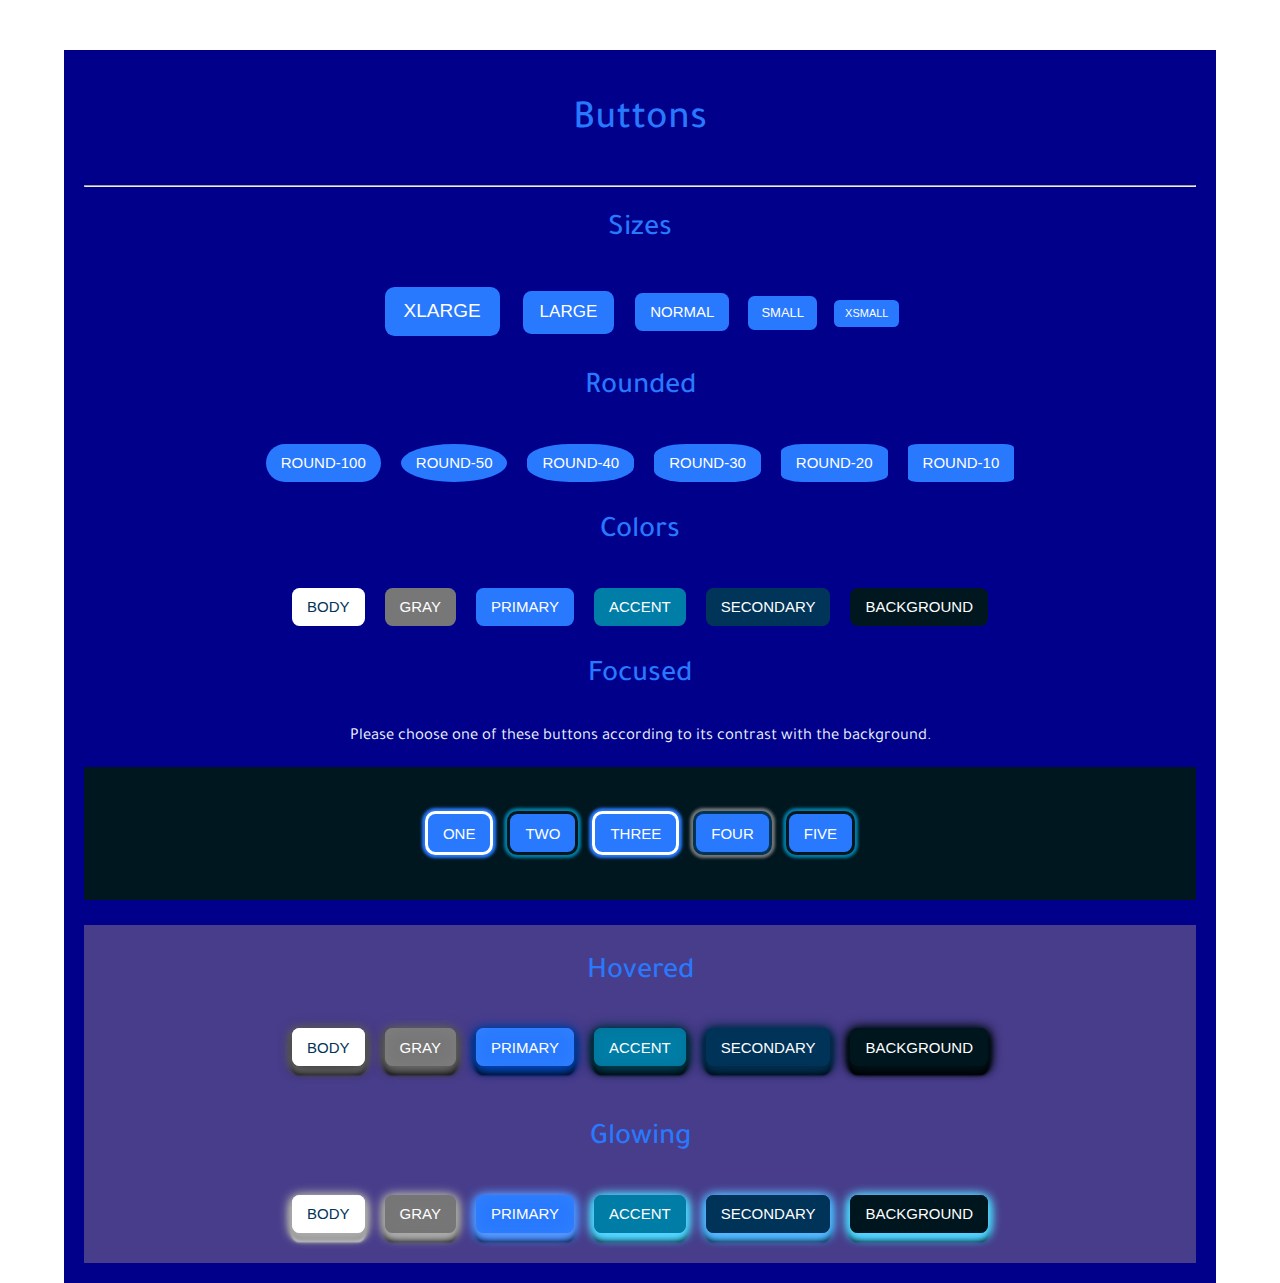
<file: buttons.html>
<!DOCTYPE html>
<html lang="en">

<head>
    <meta charset="UTF-8">
    <meta name="viewport" content="width=device-width, initial-scale=1.0">
    <title>Store</title>

    <link href="https://fonts.googleapis.com/css2?family=Tajawal:wght@200;400;500;900&display=swap" rel="stylesheet">
    <link rel="stylesheet" href="./css/base.css">

</head>

<body>


    <div class="bg-blue">

        <div class="buttons">
            <!-- <div class="container"> -->

            <h1>Buttons</h1>
            <hr>
            <div class="sizes">
                <h2>Sizes</h2>
                <button class="btn btn-xl">XLarge</button>
                <button class="btn btn-lg">Large</button>
                <button class="btn btn-md">Normal</button>
                <button class="btn btn-sm">Small</button>
                <button class="btn btn-xs">XSmall</button>

            </div>

            <div class="rounded">
                <h2>Rounded</h2>
                <button class="btn btn__round--100">Round-100</button>
                <button class="btn btn__round--50">Round-50</button>
                <button class="btn btn__round--40">Round-40</button>
                <button class="btn btn__round--30">Round-30</button>
                <button class="btn btn__round--20">Round-20</button>
                <button class="btn btn__round--10">Round-10</button>
            </div>

            <h2>Colors</h2>
            <button class="btn btn-clr-body">Body</button>

            <button class="btn btn-clr-gray">Gray</button>
            <button class="btn btn-clr-primary">Primary</button>
            <button class="btn btn-clr-accent">Accent</button>
            <button class="btn btn-clr-secondary">Secondary</button>
            <button class="btn btn-clr-bg">Background</button>

            <h2>Focused</h2>
            <small>
                Please choose one of these buttons according to its contrast with the background.
            </small>
            <div class="focus">
                <button class="btn btn-focus">One</button>
                <button class="btn btn-focus-2">Two</button>
                <button class="btn btn-focus-3">Three</button>
                <button class="btn btn-focus-4">Four</button>
                <button class="btn btn-focus-5">Five</button>
            </div>
            <!-- 

            <h2>Focused Background</h2>
            <small style="background-color: var(btn-clr-accent);">
                Please choose one of these buttons according to its contrust with the background.
            </small>
            <div class="focus focus-bg">
                <button class="btn btn-focus">One</button>
                <button class="btn btn-focus-2">Two</button>
                <button class="btn btn-focus-3">Three</button>
                <button class="btn btn-focus-4">Four</button>
                <button class="btn btn-focus-5">Five</button>
            </div>    
 -->

            <div class="hover">
                <h2>Hovered</h2>
                <button class="btn btn-clr-body
                btn-hover btn-hover__body">Body</button>
                <button class="btn btn-clr-gray btn-hover btn-hover__gray">Gray</button>
                <button class="btn btn-hover btn-hover__primary">Primary</button>
                <button class="btn btn-clr-accent btn-hover btn-hover__accent">Accent</button>
                <button class="btn btn-clr-secondary btn-hover btn-hover__secondary">Secondary</button>
                <button class="btn btn-clr-bg btn-hover btn-hover__bg">Background</button>
                
                <h2>Glowing</h2>
                <button class="btn btn-clr-body btn-hover btn-hover__body--glow">Body</button>
                <button class="btn btn-clr-gray btn-hover btn-hover__gray--glow">Gray</button>
                <button class="btn btn-clr-primary btn-hover btn-hover__primary--glow">Primary</button>
                <button class="btn btn-clr-accent btn-hover btn-hover__accent--glow">Accent</button>
                <button class="btn btn-clr-secondary btn-hover btn-hover__secondary--glow">Secondary</button>
                <button class="btn btn-clr-bg btn-hover btn-hover__bg--glow">Background</button>
            </div>

        </div><!-- .container -->
        <!-- </div> -->
    </div>
    </div>


</body>

</html>
</file>
<file: css/base.css>
/* 
    https://portotheme.com/shopify/wokiee/intro/
    https://wokiee-demo14.myshopify.com/
*/
@import 'modules/buttons.css';
@import 'modules/card.css';

*,
*::after,
*::before {
    box-sizing: border-box;
}

:root {
    --clr-body: #ffffff;
    --clr-gray: #777777;
    --clr-primary: #2879fe;
    --clr-accent: #007ea7;
    --clr-secondary: #003459;
    --clr-bg: #00171f;
    
    --HSLclr-body:hsl(0,0%,100%);
    --HSLclr-gray:hsl(0,0%,46.7%);
    --HSLclr-primary:hsl(217.3,99.1%,57.6%);
    --HSLclr-accent:hsl(194.7,100%,32.7%);
    --HSLclr-secondary:hsl(204.9,100%,17.5%);
    --HSLclr-bg:hsl(195.5,100%,6.1%);
}

html { 
    font-size: 62.5%; /* 10px */
    height: 100%;
    scroll-behavior: smooth;
}

body {
    margin: 0;
    font-size: 5rem; /* 50px */
    font-size: 2rem; /* 20px */
    font-family: 'Tajawal', sans-serif;
    color: var(--clr-gray, #777777);
    background-color: var(--clr-body, #ffffff);
}

h1, h2, h3, h4, h5, h6 {
    font-weight: 500;
    margin-bottom: 1em;
}

ul {
    margin: 0;
    padding: 0;
    list-style: none;
}

li {
    /* margin: 0.5em auto; */
}

a {
    text-decoration: none;
    color: var(--clr-body, #ffffff);
}

a:hover {
    color: var(--clr-primary, #2879fe);
}

a:focus {
    outline: 0.1em outset var(--clr-primary, #2879fe);    
    box-shadow: 0 0 0.1em 0.2em var(--clr-bg, #00171f),
                0 0 0.1em 0.2em var(--clr-accent, #007ea7);
}

/* Remove buttons focus inner lines */

::-moz-focus-inner,
::-moz-focus-outer { 
    border: none;
}

img {   
    max-width: 100%;
    height: auto;
}

hr {
    /* color: var(--clr-gray, #777777); */
    color: lightgray;
}

figure {
    margin: 0;
}

figcaption {
    display: flex;
    align-items: center;
    flex-direction: column;
    align-content: center;
    /* margin-top: -25rem; */
}

.container {
    max-width: 35em;
    width: 90%;
    margin: 0 auto;
    /* border: 0.1em solid red; */
}

footer {
    background-color: var(--clr-bg, #00171f);
    padding: 3em;
}
.nav {
    background-color: var(--clr-bg, #00171f);
    background-color: var(--clr-accent, #007ea7);
    opacity: 0.8;
}


.nav__list {
    display: flex;
    flex-direction: column;
    align-items: center;
    justify-content: center;
    
    gap: 1em;
    height: 100vh;
    font-size: 3rem;
}

.nav__item {
    /* border: 0.1em solid yellow; */
}

.nav__link {
    /* border: 0.1em solid red; */
}






.fa {
    color: var(--clr-body, #ffffff);
}

.center {
    text-align: center;
}

.sidebar {
    height: 100vh;
    position: relative;
    max-width: 60vw;
    background-color: var(--clr-secondary, #00171f);
}

.sidebar__list {
    top: 0;
    bottom: 0;
    left: 0;
    position: absolute;
    height: inherit;
}
</file>
